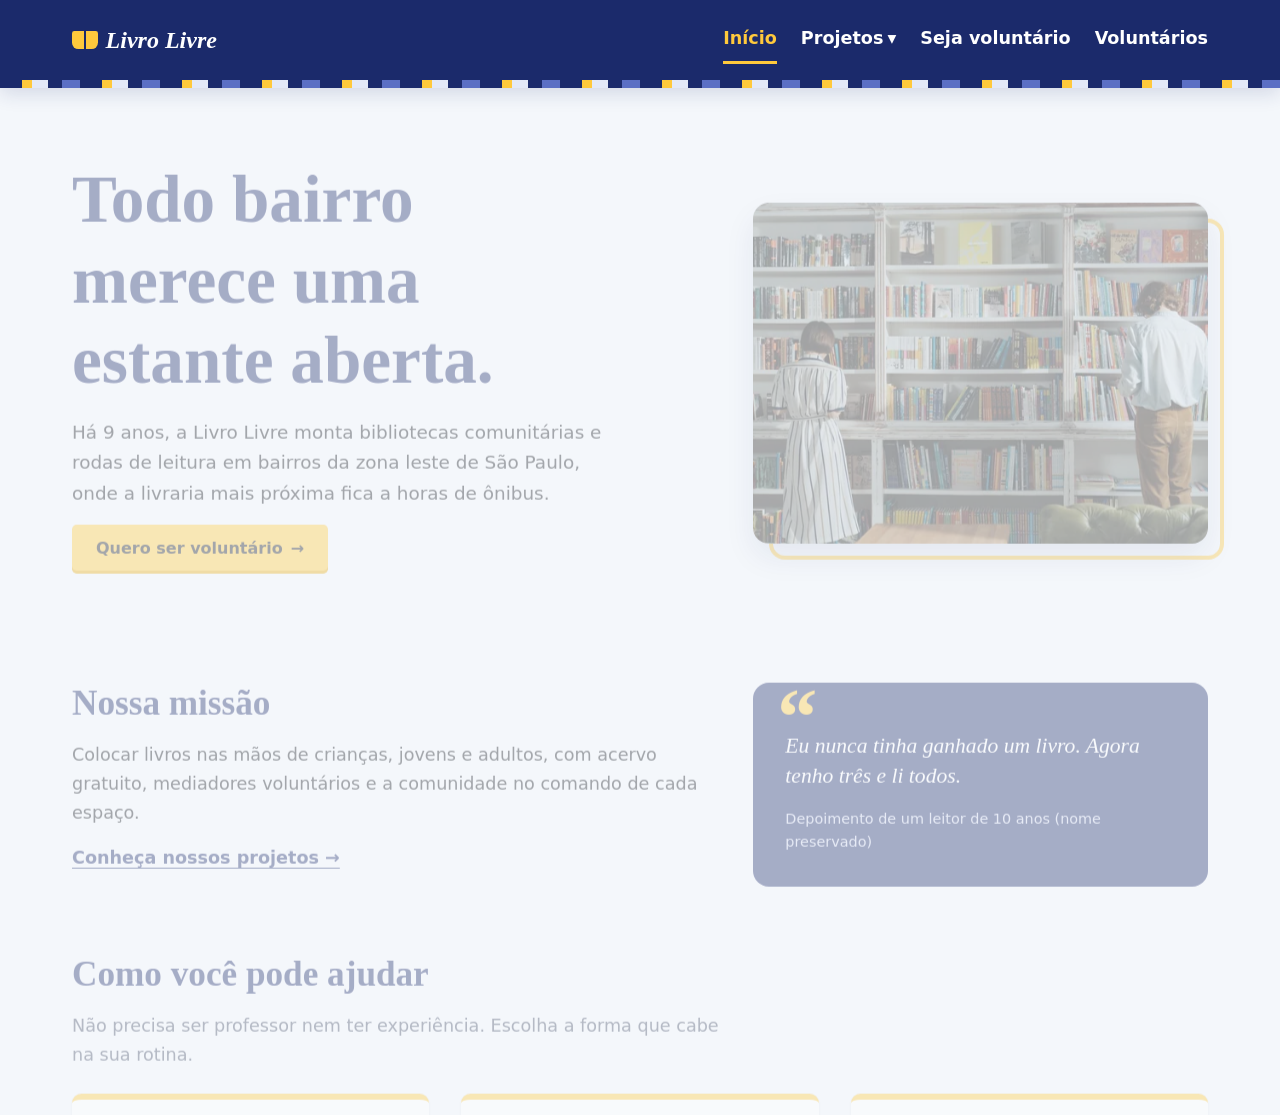
<file: index.html>
<!DOCTYPE html>
<html lang="pt-BR">
<head>
<meta charset="utf-8">
<title>Livro Livre</title>
<!-- atalho: a página principal da SPA fica em html/index.html -->
<meta http-equiv="refresh" content="0; url=html/index.html">
</head>
<body>
<p><a href="html/index.html">Abrir o site da Livro Livre</a></p>
</body>
</html>
</file>
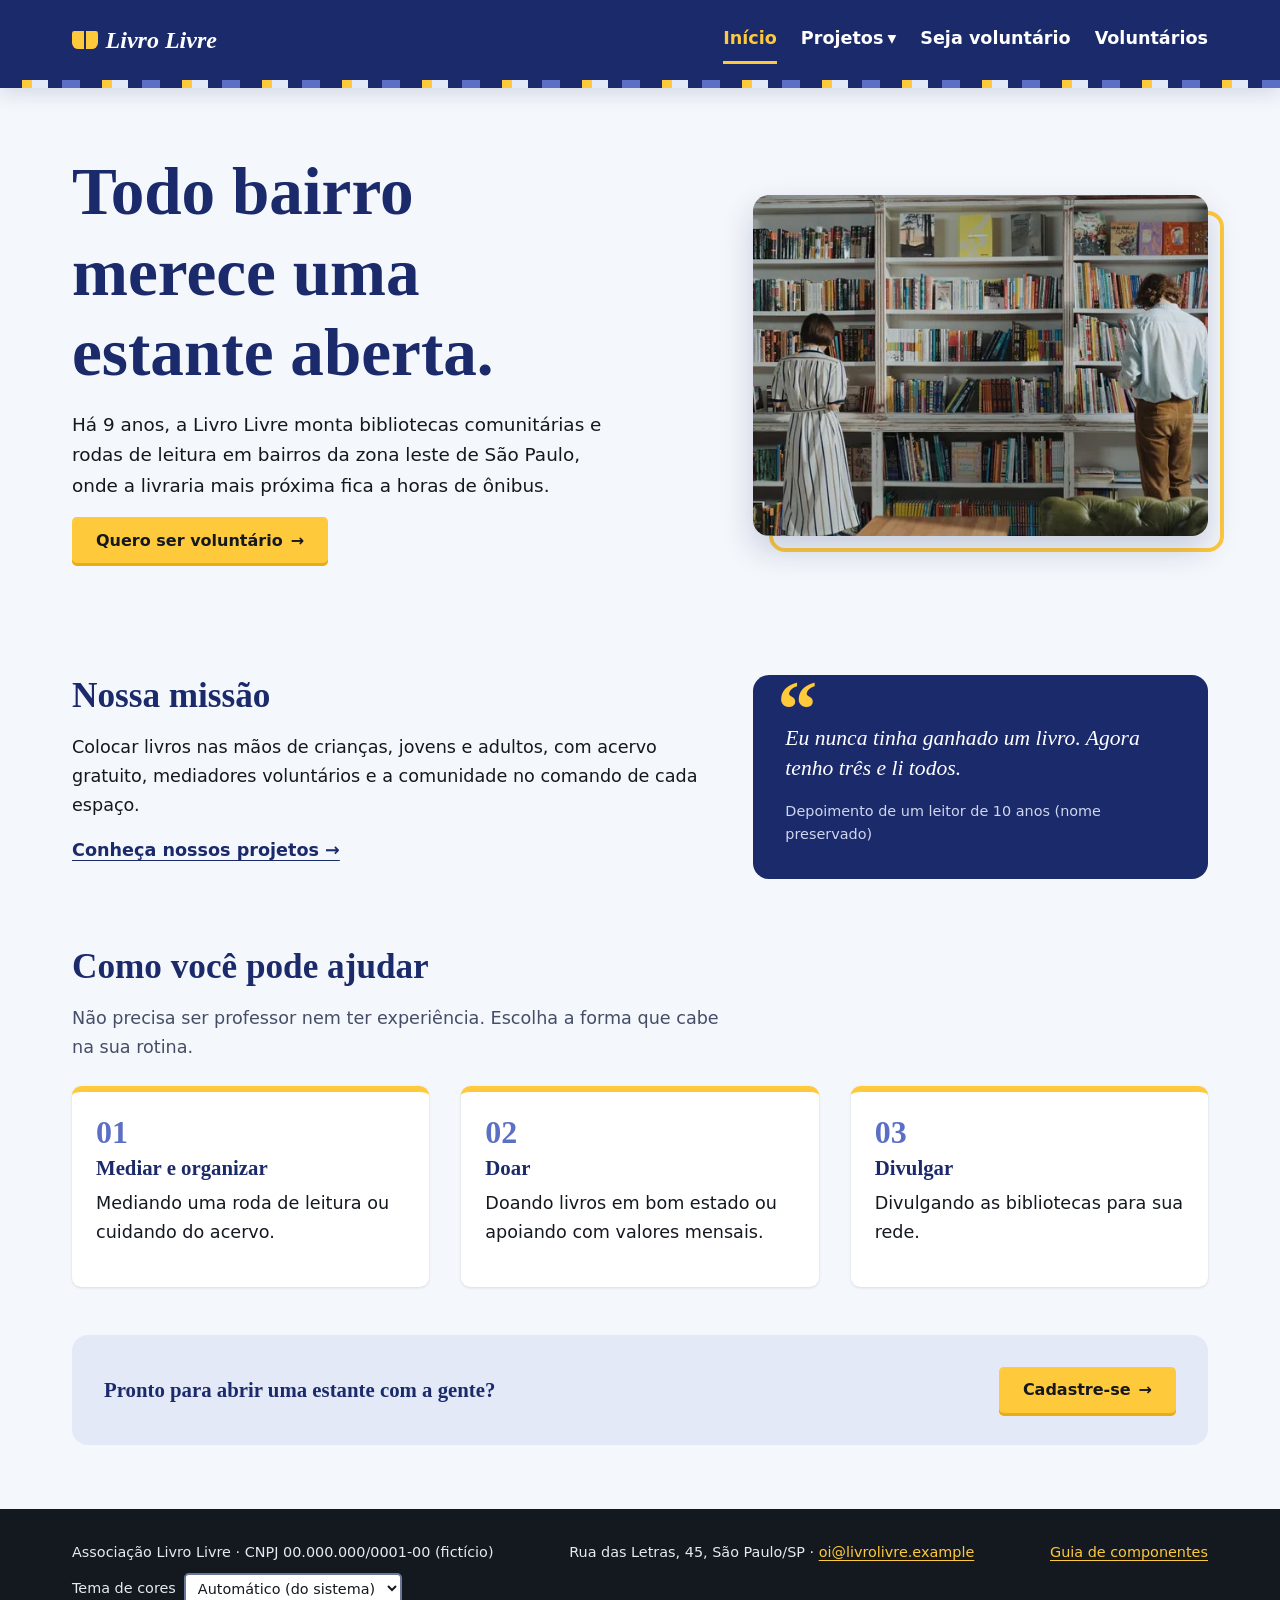
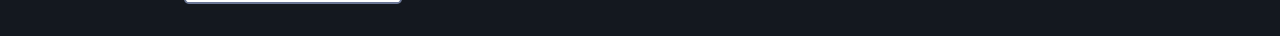
<file: html/index.html>
<!DOCTYPE html>
<html lang="pt-BR">
<head>
<meta charset="utf-8">
<meta name="viewport" content="width=device-width, initial-scale=1">
<title>Livro Livre | Bibliotecas comunitárias e incentivo à leitura</title>
<meta name="description" content="ONG que abre bibliotecas comunitárias e rodas de leitura em bairros sem acesso a livros. Seja voluntário ou doe.">
<meta name="theme-color" content="#1b2a6b">
<meta name="color-scheme" content="light dark">
<script>
  document.documentElement.classList.add('js');
  // aplica o tema salvo antes de desenhar a página (evita "piscar" o tema claro)
  try {
    var tema = JSON.parse(localStorage.getItem('livroLivre:tema'));
    if (tema && tema !== 'auto') document.documentElement.dataset.tema = tema;
  } catch (e) {}
</script>
<!-- produção: reset.css + estilo.css minificados em um arquivo só (fontes legíveis continuam na pasta css) -->
<link rel="stylesheet" href="../css/estilo.min.css">
<!-- ponto de entrada da SPA (ES Modules) -->
<script type="module" src="../js/main.js"></script>
<!-- performance: o navegador baixa todos os módulos ao mesmo tempo, em vez de um depois do outro -->
<link rel="modulepreload" href="../js/modules/router.js">
<link rel="modulepreload" href="../js/modules/ui.js">
<link rel="modulepreload" href="../js/modules/armazenamento.js">
<link rel="modulepreload" href="../js/modules/tema.js">
<link rel="modulepreload" href="../js/modules/grafico.js">
<link rel="modulepreload" href="../js/modules/templates.js">
<link rel="modulepreload" href="../js/modules/dados.js">
<link rel="modulepreload" href="../js/modules/projetos.js">
<link rel="modulepreload" href="../js/modules/formulario.js">
<link rel="modulepreload" href="../js/modules/validacao.js">
<link rel="modulepreload" href="../js/modules/voluntarios.js">
<!-- performance: começa a baixar a foto principal antes do JavaScript desenhar a página (melhora o LCP) -->
<link rel="preload" as="image" type="image/webp" fetchpriority="high"
  imagesrcset="../imagens/biblioteca-600.webp 600w, ../imagens/biblioteca.webp 1200w"
  imagesizes="(min-width: 1536px) 560px, (min-width: 768px) 40vw, 100vw">
</head>
<body>
<a class="pular" href="#conteudo">Pular para o conteúdo</a>

<header class="topo">
  <a class="marca" href="#/inicio">Livro Livre</a>
  <nav class="menu" aria-label="Principal">
    <button class="menu__botao" type="button" aria-expanded="false" aria-controls="menu-principal">Menu</button>
    <ul class="menu__lista" id="menu-principal">
      <li><a class="menu__link" href="#/inicio" data-rota="inicio">Início</a></li>
      <li class="menu__item--sub">
        <a class="menu__link" href="#/projetos" data-rota="projetos">Projetos</a>
        <ul class="submenu" aria-label="Projetos">
          <li><a class="submenu__link" href="#/projetos/biblioteca-esquina">Biblioteca de Esquina</a></li>
          <li><a class="submenu__link" href="#/projetos/roda-leitura">Roda de Leitura</a></li>
          <li><a class="submenu__link" href="#/projetos/livro-viajante">Livro Viajante</a></li>
        </ul>
      </li>
      <li><a class="menu__link" href="#/cadastro" data-rota="cadastro">Seja voluntário</a></li>
      <li><a class="menu__link" href="#/voluntarios" data-rota="voluntarios">Voluntários</a></li>
    </ul>
  </nav>
</header>

<!-- o roteador (js/modules/router.js) desenha cada "página" aqui dentro -->
<!-- avisa leitores de tela quando a "página" da SPA muda -->
<p id="anuncio-rota" class="visualmente-oculto" aria-live="polite"></p>

<main id="conteudo" tabindex="-1">
  <noscript><p class="alerta alerta--aviso"><strong class="alerta__titulo">Ative o JavaScript</strong><small class="alerta__texto">Este site precisa de JavaScript para funcionar.</small></p></noscript>
</main>

<footer class="rodape">
  <p>Associação Livro Livre &middot; CNPJ 00.000.000/0001-00 (fictício)</p>
  <p>Rua das Letras, 45, São Paulo/SP &middot; <a href="mailto:oi@livrolivre.example">oi@livrolivre.example</a></p>
  <p><a href="#/componentes">Guia de componentes</a></p>
  <p class="tema">
    <label for="seletor-tema">Tema de cores</label>
    <select id="seletor-tema">
      <option value="auto">Automático (do sistema)</option>
      <option value="claro">Claro</option>
      <option value="escuro">Escuro</option>
      <option value="alto-contraste">Alto contraste</option>
    </select>
  </p>
</footer>

<!-- modal reutilizável, preenchido pelo js/modules/ui.js -->
<dialog class="modal" id="modal" aria-labelledby="modal-titulo">
  <form class="modal__conteudo" method="dialog">
    <h2 id="modal-titulo">Título</h2>
    <p id="modal-texto">Texto</p>
    <p class="modal__acoes"><button class="btn" type="submit">Entendi</button></p>
  </form>
</dialog>
</body>
</html>
</file>
<file: css/estilo.min.css>
*,*::before,*::after{box-sizing:border-box}html{scroll-behavior:smooth;-webkit-text-size-adjust:100%}body,h1,h2,h3,p,figure,blockquote,ul,ol{margin:0}ul[class],ol[class]{padding:0}img,picture{max-width:100%;height:auto;display:block}input,button,select,textarea{font:inherit}button{cursor:pointer}[hidden]{display:none !important}:root{--cor-primaria:#1b2a6b;--cor-primaria-clara:#5b6fc4;--cor-destaque:#ffc93c;--cor-destaque-escura:#e8ad12;--cor-texto:#14181f;--cor-texto-suave:#454e66;--cor-fundo:#f4f7fb;--cor-superficie:#ffffff;--cor-superficie-suave:#e3e9f7;--cor-borda:#6b7796;--cor-erro:#a4262c;--cor-sucesso:#1e6b3a;--cor-erro-fundo:#fbe9ea;--cor-sucesso-fundo:#e6f4ea;--cor-aviso:#7a5600;--cor-aviso-fundo:#fff4d6;--cor-info-fundo:#e3e9f7;--cor-marca-fundo:#1b2a6b;--cor-rodape-fundo:#14181f;--cor-sobre-cor:#fff;--cor-sobre-destaque:#14181f;--cor-campo-erro-fundo:#fff6f6;--cor-placeholder:#6b7590;--largura-foco:3px;color-scheme:light;--fonte-texto:system-ui,-apple-system,"Segoe UI",Roboto,sans-serif;--fonte-titulo:Georgia,"Times New Roman",serif;--texto-p:.9rem;--texto-m:1.05rem;--texto-g:1.3rem;--texto-gg:clamp(1.6rem,4vw,2.2rem);--texto-hero:clamp(2.2rem,7vw,4.2rem);--altura-linha:1.65;--esp-1:.25rem;--esp-2:.5rem;--esp-3:1rem;--esp-4:1.5rem;--esp-5:2rem;--esp-6:3rem;--esp-7:4rem;--raio-p:.3rem;--raio-m:.6rem;--raio-g:1rem;--sombra-p:0 1px 3px rgb(20 24 31 / .12);--sombra-m:0 6px 18px rgb(27 42 107 / .14);--sombra-g:0 14px 32px rgb(27 42 107 / .2);--largura-max:68rem;--colunas:12;--gap-grid:var(--esp-4);--gutter:clamp(1rem,5vw,2.5rem);--transicao:.2s ease}:root[data-tema="escuro"]{--cor-primaria:#a8b6ff;--cor-primaria-clara:#8b9cf0;--cor-destaque:#ffc93c;--cor-destaque-escura:#c99208;--cor-texto:#e9edf5;--cor-texto-suave:#b3bcd1;--cor-fundo:#11141b;--cor-superficie:#1a1f2b;--cor-superficie-suave:#262d42;--cor-borda:#8792ad;--cor-erro:#ff8f95;--cor-sucesso:#74d69a;--cor-aviso:#ffd36b;--cor-erro-fundo:#3a1a1e;--cor-sucesso-fundo:#13301f;--cor-aviso-fundo:#352a0c;--cor-info-fundo:#1f2740;--cor-marca-fundo:#141f55;--cor-rodape-fundo:#090b10;--cor-sobre-cor:#11141b;--cor-campo-erro-fundo:#2c1719;--cor-placeholder:#8f99b3;--sombra-p:0 1px 3px rgb(0 0 0 / .5);--sombra-m:0 6px 18px rgb(0 0 0 / .45);--sombra-g:0 14px 32px rgb(0 0 0 / .55);color-scheme:dark}@media (prefers-color-scheme:dark){:root:not([data-tema]){--cor-primaria:#a8b6ff;--cor-primaria-clara:#8b9cf0;--cor-destaque:#ffc93c;--cor-destaque-escura:#c99208;--cor-texto:#e9edf5;--cor-texto-suave:#b3bcd1;--cor-fundo:#11141b;--cor-superficie:#1a1f2b;--cor-superficie-suave:#262d42;--cor-borda:#8792ad;--cor-erro:#ff8f95;--cor-sucesso:#74d69a;--cor-aviso:#ffd36b;--cor-erro-fundo:#3a1a1e;--cor-sucesso-fundo:#13301f;--cor-aviso-fundo:#352a0c;--cor-info-fundo:#1f2740;--cor-marca-fundo:#141f55;--cor-rodape-fundo:#090b10;--cor-sobre-cor:#11141b;--cor-campo-erro-fundo:#2c1719;--cor-placeholder:#8f99b3;--sombra-p:0 1px 3px rgb(0 0 0 / .5);--sombra-m:0 6px 18px rgb(0 0 0 / .45);--sombra-g:0 14px 32px rgb(0 0 0 / .55);color-scheme:dark}}:root[data-tema="alto-contraste"]{--cor-primaria:#ffee00;--cor-primaria-clara:#ffffff;--cor-destaque:#ffee00;--cor-destaque-escura:#ffffff;--cor-texto:#ffffff;--cor-texto-suave:#ffffff;--cor-fundo:#000000;--cor-superficie:#000000;--cor-superficie-suave:#1f1f1f;--cor-borda:#ffffff;--cor-erro:#ff8080;--cor-sucesso:#66ff8c;--cor-aviso:#ffee00;--cor-erro-fundo:#000000;--cor-sucesso-fundo:#000000;--cor-aviso-fundo:#000000;--cor-info-fundo:#000000;--cor-marca-fundo:#000000;--cor-rodape-fundo:#000000;--cor-sobre-cor:#000000;--cor-sobre-destaque:#000000;--cor-campo-erro-fundo:#000000;--cor-placeholder:#cccccc;--sombra-p:none;--sombra-m:none;--sombra-g:none;--largura-foco:4px;color-scheme:dark}@media (prefers-contrast:more){:root:not([data-tema]){--cor-primaria:#ffee00;--cor-primaria-clara:#ffffff;--cor-destaque:#ffee00;--cor-destaque-escura:#ffffff;--cor-texto:#ffffff;--cor-texto-suave:#ffffff;--cor-fundo:#000000;--cor-superficie:#000000;--cor-superficie-suave:#1f1f1f;--cor-borda:#ffffff;--cor-erro:#ff8080;--cor-sucesso:#66ff8c;--cor-aviso:#ffee00;--cor-erro-fundo:#000000;--cor-sucesso-fundo:#000000;--cor-aviso-fundo:#000000;--cor-info-fundo:#000000;--cor-marca-fundo:#000000;--cor-rodape-fundo:#000000;--cor-sobre-cor:#000000;--cor-sobre-destaque:#000000;--cor-campo-erro-fundo:#000000;--cor-placeholder:#cccccc;--sombra-p:none;--sombra-m:none;--sombra-g:none;--largura-foco:4px;color-scheme:dark}}:root[data-tema="alto-contraste"] a{text-decoration-thickness:2px}:root[data-tema="alto-contraste"] :is(.card,.form,.alerta,.opcao,.filtro,.campo input,.campo select,.campo textarea,.numeros__item,.depoimento,.toast,.modal,.submenu){border-width:2px;border-style:solid}:root[data-tema="alto-contraste"] .filtro[aria-pressed="true"]{background:var(--cor-destaque);color:#000}:root[data-tema="alto-contraste"] .topo{border-bottom:2px solid var(--cor-borda)}@media (prefers-contrast:more){:root:not([data-tema]) a{text-decoration-thickness:2px}:root:not([data-tema]) :is(.card,.form,.alerta,.opcao,.filtro,.campo input,.campo select,.campo textarea,.numeros__item,.depoimento,.toast,.modal,.submenu){border-width:2px;border-style:solid}:root:not([data-tema]) .filtro[aria-pressed="true"]{background:var(--cor-destaque);color:#000}}.tema{display:inline-flex;align-items:center;gap:var(--esp-2)}.tema select{font:inherit;color:var(--cor-texto);background:var(--cor-superficie);border:2px solid var(--cor-borda);border-radius:var(--raio-p);padding:.3rem .5rem}body{margin:0;min-height:100vh;display:flex;flex-direction:column;font:var(--texto-m) / var(--altura-linha) var(--fonte-texto);color:var(--cor-texto);background:var(--cor-fundo)}h1,h2,h3{font-family:var(--fonte-titulo);line-height:1.2;color:var(--cor-primaria);margin:0 0 var(--esp-3);text-wrap:balance}h1{font-size:var(--texto-gg)}h2{font-size:var(--texto-gg)}h3{font-size:var(--texto-g)}p{margin:0 0 var(--esp-3)}a{color:var(--cor-primaria);text-underline-offset:.2em}a:hover{text-decoration-thickness:2px}:focus-visible{outline:var(--largura-foco) solid var(--cor-destaque);outline-offset:3px;border-radius:var(--raio-p)}.topo{position:sticky;top:0;z-index:10;background:var(--cor-marca-fundo);color:#fff;box-shadow:var(--sombra-m);padding:var(--esp-3) max(var(--gutter),(100% - var(--largura-max)) / 2 + var(--gutter)) calc(var(--esp-3) + .5rem);display:flex;flex-wrap:wrap;align-items:center;justify-content:space-between;gap:var(--esp-3)}.topo::after{content:"";position:absolute;left:0;right:0;bottom:0;height:.5rem;background:repeating-linear-gradient(90deg,var(--cor-primaria) 0 1.4rem,var(--cor-destaque) 1.4rem 2rem,var(--cor-superficie-suave) 2rem 3rem,var(--cor-primaria) 3rem 3.9rem,var(--cor-primaria-clara) 3.9rem 5rem)}.marca{font:italic 700 1.5rem var(--fonte-titulo);color:#fff;text-decoration:none;display:inline-flex;align-items:center;gap:var(--esp-2)}.marca::before{content:"";width:1.6rem;height:1.1rem;background:linear-gradient(90deg,var(--cor-destaque) 0 46%,transparent 46% 54%,var(--cor-destaque) 54%);border-radius:.15rem .15rem .4rem .4rem}main{flex:1;min-height:100vh;width:100%;max-width:var(--largura-max);margin:0 auto;padding:var(--esp-5) var(--gutter) var(--esp-7)}.secao{margin-top:var(--esp-7)}.secao__intro{max-width:60ch;color:var(--cor-texto-suave)}.grade-12{display:grid;grid-template-columns:repeat(var(--colunas),minmax(0,1fr));gap:var(--gap-grid)}.grade-12 > *{grid-column:span 12;min-width:0}.rodape{background:var(--cor-rodape-fundo);color:#e6e9f0;font-size:var(--texto-p);padding:var(--esp-5) max(var(--gutter),(100% - var(--largura-max)) / 2 + var(--gutter));display:flex;flex-wrap:wrap;justify-content:space-between;gap:var(--esp-2) var(--esp-5)}.rodape p{margin:0}.rodape a{color:var(--cor-destaque)}.btn{display:inline-flex;align-items:center;gap:var(--esp-2);background:var(--cor-destaque);color:var(--cor-sobre-destaque);font:700 1rem var(--fonte-texto);padding:.85rem 1.5rem;border:0;border-radius:var(--raio-p);text-decoration:none;cursor:pointer;box-shadow:0 3px 0 var(--cor-destaque-escura);transition:transform var(--transicao),box-shadow var(--transicao),background var(--transicao)}.btn::after{content:"→";transition:transform var(--transicao)}.btn:hover{background:#ffd35f;transform:translateY(-2px);box-shadow:0 5px 0 var(--cor-destaque-escura)}.btn:hover::after{transform:translateX(3px)}.btn:active{transform:translateY(1px);box-shadow:0 1px 0 var(--cor-destaque-escura)}.btn:focus-visible{outline:3px solid var(--cor-primaria);outline-offset:3px}.btn:disabled,.btn[aria-disabled="true"]{background:#d5dae6;color:#5b6275;box-shadow:none;transform:none;cursor:not-allowed;opacity:.75}.btn:disabled::after{content:none}.link-seta{font-weight:700}.link-seta::after{content:" →"}.menu__botao{display:none;align-items:center;gap:var(--esp-2);background:transparent;color:#fff;border:2px solid rgb(255 255 255 / .5);border-radius:var(--raio-p);padding:.45rem .8rem;font:600 1rem var(--fonte-texto);cursor:pointer}.menu__botao::before{content:"";width:1.2rem;height:14px;background:linear-gradient(currentColor 0 2px,transparent 2px 6px,currentColor 6px 8px,transparent 8px 12px,currentColor 12px 14px)}.menu__botao[aria-expanded="true"]::before{content:"✕";height:auto;background:none;font-size:1.1rem;line-height:1;text-align:center}.menu__lista{display:flex;flex-wrap:wrap;gap:var(--esp-1) var(--esp-4);list-style:none;margin:0;padding:0}.menu__link{display:block;color:#fff;text-decoration:none;font-weight:600;padding:var(--esp-2) 0;border-bottom:3px solid transparent;transition:border-color var(--transicao),color var(--transicao)}.menu__item--sub{position:relative}.menu__item--sub > .menu__link::after{content:"▾";display:inline-block;margin-left:var(--esp-1);transition:transform var(--transicao)}.menu__item--sub:hover > .menu__link::after,.menu__item--sub:focus-within > .menu__link::after{transform:rotate(180deg)}.submenu{position:absolute;top:100%;left:0;z-index:20;min-width:15rem;list-style:none;margin:0;padding:var(--esp-2) 0;background:var(--cor-superficie);border-top:4px solid var(--cor-destaque);border-radius:0 0 var(--raio-m) var(--raio-m);box-shadow:var(--sombra-g);opacity:0;visibility:hidden;transform:translateY(-.5rem);transition:opacity var(--transicao),transform var(--transicao),visibility var(--transicao)}.menu__item--sub:hover > .submenu,.menu__item--sub:focus-within > .submenu{opacity:1;visibility:visible;transform:translateY(0)}.submenu__link{display:block;padding:var(--esp-2) var(--esp-3);color:var(--cor-primaria);text-decoration:none;font-weight:600;white-space:nowrap;transition:background var(--transicao),padding-left var(--transicao)}.submenu__link:hover,.submenu__link:focus-visible{background:var(--cor-superficie-suave);padding-left:var(--esp-4)}.menu__link:hover{border-bottom-color:rgb(255 201 60 / .6)}.menu__link[aria-current="page"]{border-bottom-color:var(--cor-destaque);color:var(--cor-destaque)}.hero{align-items:center;padding:var(--esp-4) 0}.hero__titulo{font-size:var(--texto-hero);max-width:14ch}.hero__texto{max-width:55ch;font-size:1.15rem}.hero__figura{margin:0;position:relative}.hero__figura picture{display:block}.hero__figura img{width:100%;aspect-ratio:4 / 3;object-fit:cover;border-radius:var(--raio-g);box-shadow:var(--sombra-g)}.hero__figura::before{content:"";position:absolute;inset:var(--esp-3) calc(var(--esp-3) * -1) calc(var(--esp-3) * -1) var(--esp-3);border:4px solid var(--cor-destaque);border-radius:var(--raio-g);z-index:-1}.missao{align-items:start;row-gap:0}.missao > .depoimento{margin-top:var(--esp-4)}.depoimento{margin:0;background:var(--cor-marca-fundo);color:#fff;padding:var(--esp-5);border-radius:var(--raio-g);position:relative}.depoimento::before{content:"“";position:absolute;top:-.4rem;left:var(--esp-4);font:700 5rem/1 var(--fonte-titulo);color:var(--cor-destaque)}.depoimento blockquote{margin:var(--esp-3) 0;font:italic 1.35rem/1.4 var(--fonte-titulo)}.depoimento figcaption{font-size:var(--texto-p);color:#cfd6ee}.cards{list-style:none;padding:0;margin:var(--esp-4) 0}.card{background:var(--cor-superficie);border-radius:var(--raio-m);padding:var(--esp-4);box-shadow:var(--sombra-p);border-top:6px solid var(--cor-primaria);display:flex;flex-direction:column;transition:transform var(--transicao),box-shadow var(--transicao)}.card:hover{transform:translateY(-4px);box-shadow:var(--sombra-m)}.card__titulo{margin-bottom:var(--esp-2)}.card__texto{flex:1}.card__info{margin:var(--esp-3) 0 0;padding-top:var(--esp-3);border-top:1px dashed var(--cor-borda);font-size:var(--texto-p);color:var(--cor-texto-suave)}.card__etiqueta{margin:0 0 var(--esp-3);align-self:flex-start;display:flex;flex-wrap:wrap;gap:var(--esp-2)}.card--destaque{border-top-color:var(--cor-destaque)}.vias{counter-reset:via}.vias .card{counter-increment:via;border-top-color:var(--cor-destaque)}.vias .card::before{content:counter(via,decimal-leading-zero);font:700 2rem/1 var(--fonte-titulo);color:var(--cor-primaria-clara);margin-bottom:var(--esp-2)}.numeros{list-style:none;padding:0;margin:var(--esp-4) 0}.numeros__item{background:var(--cor-marca-fundo);color:#fff;border-radius:var(--raio-m);padding:var(--esp-4);display:flex;flex-direction:column;gap:var(--esp-1)}.numeros__valor{font:700 2.4rem/1 var(--fonte-titulo);color:var(--cor-destaque)}.numeros__rotulo{font-size:var(--texto-p);color:#cfd6ee}.chamada{margin-top:var(--esp-6);background:var(--cor-superficie-suave);border-radius:var(--raio-g);padding:var(--esp-5);display:flex;flex-wrap:wrap;align-items:center;justify-content:space-between;gap:var(--esp-3)}.chamada p{margin:0;font:700 var(--texto-g) var(--fonte-titulo);color:var(--cor-primaria)}.form{background:var(--cor-superficie);border-radius:var(--raio-g);box-shadow:var(--sombra-p);padding:var(--esp-4)}.form__grupo{border:0;border-top:2px solid var(--cor-superficie-suave);margin:0;padding:var(--esp-4) 0;--gap-grid:var(--esp-3);min-width:0}.form__grupo:first-of-type{border-top:0;padding-top:0}.form__grupo > legend{font:700 var(--texto-g) var(--fonte-titulo);color:var(--cor-primaria);padding:0;margin-bottom:var(--esp-3)}.campo{display:flex;flex-direction:column;gap:var(--esp-1);min-width:0;margin:0}.campo label,.campo__rotulo{font-weight:600}.obrigatorio{color:var(--cor-erro);text-decoration:none;cursor:help}.campo input,.campo select,.campo textarea{width:100%;padding:.7rem .8rem;font:inherit;color:var(--cor-texto);background:var(--cor-superficie);border:2px solid var(--cor-borda);border-radius:var(--raio-p);transition:border-color var(--transicao),box-shadow var(--transicao)}.campo textarea{resize:vertical;min-height:7rem}.campo input:hover,.campo select:hover,.campo textarea:hover{border-color:var(--cor-primaria)}.campo input:focus,.campo select:focus,.campo textarea:focus{outline:none;border-color:var(--cor-primaria);box-shadow:0 0 0 4px rgb(255 201 60 / .6)}.campo input::placeholder{color:var(--cor-placeholder)}.campo--invalido input,.campo--invalido select,.campo--invalido textarea{border-color:var(--cor-erro);background:var(--cor-campo-erro-fundo)}.campo--valido input,.campo--valido select{border-color:var(--cor-sucesso)}.campo__erro{display:none;font-size:var(--texto-p);color:var(--cor-erro);font-weight:600}.campo__erro::before{content:"⚠ "}.campo--invalido .campo__erro{display:block}.campo--invalido .opcao{border-color:var(--cor-erro)}.opcoes .campo__erro{flex-basis:100%}.campo__ajuda{display:block;font-size:var(--texto-p);color:var(--cor-texto-suave);margin:0}.opcoes{border:0;padding:0;margin:0;min-width:0;display:flex;flex-wrap:wrap;gap:var(--esp-2)}.opcoes > legend{font-weight:600;padding:0;margin-bottom:var(--esp-2)}.opcao{display:inline-flex;align-items:center;gap:var(--esp-2);padding:.6rem 1rem;border:2px solid var(--cor-borda);border-radius:999px;cursor:pointer;font-weight:500;transition:background var(--transicao),border-color var(--transicao)}.opcao:hover{border-color:var(--cor-primaria)}.opcao:has(input:checked){background:var(--cor-superficie-suave);border-color:var(--cor-primaria);font-weight:700}.opcao:has(input:focus-visible){outline:3px solid var(--cor-destaque);outline-offset:2px}.opcao input,.aceite input{accent-color:var(--cor-primaria);width:1.15rem;height:1.15rem;margin:0}.aceite{position:relative;display:block;background:var(--cor-fundo);border-radius:var(--raio-m);padding:var(--esp-3) var(--esp-3) var(--esp-3) calc(var(--esp-3) * 2 + 1.15rem);margin:var(--esp-2) 0 var(--esp-4);cursor:pointer}.aceite input{position:absolute;left:var(--esp-3);top:calc(var(--esp-3) + .3rem)}.form__acoes{margin:0;display:flex;flex-wrap:wrap;align-items:center;gap:var(--esp-3)}.form__acoes .campo__ajuda{flex:1;min-width:12rem}.badge{display:inline-flex;align-items:center;gap:var(--esp-1);font-size:.78rem;font-weight:700;letter-spacing:.04em;text-transform:uppercase;line-height:1;padding:.35rem .65rem;border-radius:999px;border:1px solid transparent;background:var(--cor-info-fundo);color:var(--cor-primaria)}.badge--sucesso{background:var(--cor-sucesso-fundo);color:var(--cor-sucesso);border-color:rgb(30 107 58 / .3)}.badge--aviso{background:var(--cor-aviso-fundo);color:var(--cor-aviso);border-color:rgb(232 173 18 / .5)}.badge--erro{background:var(--cor-erro-fundo);color:var(--cor-erro);border-color:rgb(164 38 44 / .3)}.badge--destaque{background:var(--cor-destaque);color:var(--cor-sobre-destaque)}.badge--sucesso::before,.badge--aviso::before,.badge--erro::before{content:"";width:.5rem;height:.5rem;border-radius:50%;background:currentColor}.alerta{display:grid;grid-template-columns:auto 1fr;gap:0 var(--esp-3);align-items:start;margin:0 0 var(--esp-4);padding:var(--esp-3) var(--esp-4);border-left:6px solid var(--cor-primaria);border-radius:var(--raio-m);background:var(--cor-info-fundo);color:var(--cor-texto);animation:aparecer .3s ease-out}.alerta::before{content:"i";grid-row:span 2;width:1.6rem;height:1.6rem;display:grid;place-items:center;border-radius:50%;font:700 1rem var(--fonte-titulo);color:var(--cor-sobre-cor);background:var(--cor-primaria)}.alerta__titulo{margin:0;font-weight:700}.alerta__texto{margin:0;font-size:var(--texto-p)}.alerta[hidden]{display:none}.alerta--sucesso{background:var(--cor-sucesso-fundo);border-left-color:var(--cor-sucesso)}.alerta--sucesso::before{content:"✓";background:var(--cor-sucesso)}.alerta--aviso{background:var(--cor-aviso-fundo);border-left-color:var(--cor-destaque-escura)}.alerta--aviso::before{content:"!";background:var(--cor-aviso)}.alerta--erro{background:var(--cor-erro-fundo);border-left-color:var(--cor-erro)}.alerta--erro::before{content:"✕";background:var(--cor-erro)}.toast{position:fixed;right:var(--esp-3);bottom:var(--esp-3);left:auto;z-index:50;max-width:min(24rem,calc(100vw - 2 * var(--esp-3)));display:flex;align-items:center;gap:var(--esp-3);padding:var(--esp-3) var(--esp-4);border-radius:var(--raio-m);background:var(--cor-rodape-fundo);color:#fff;box-shadow:var(--sombra-g);border-left:6px solid var(--cor-destaque);opacity:0;visibility:hidden;transform:translateY(1rem);transition:opacity .3s ease,transform .3s ease,visibility .3s}.toast.visivel{opacity:1;visibility:visible;transform:translateY(0)}.toast--sucesso{border-left-color:#4caf6e}.toast--erro{border-left-color:#e5737a}.toast__texto{margin:0;flex:1}.toast__fechar{background:none;border:0;color:#cfd6ee;font-size:1.2rem;line-height:1;cursor:pointer;padding:var(--esp-1)}.toast__fechar:hover{color:#fff}.modal{width:min(28rem,calc(100vw - 2rem));padding:0;border:0;border-top:6px solid var(--cor-destaque);border-radius:var(--raio-g);box-shadow:var(--sombra-g);color:var(--cor-texto)}.modal[open]{animation:aparecer .25s ease-out}.modal::backdrop{background:rgb(20 24 31 / .6);backdrop-filter:blur(2px)}.modal__conteudo{padding:var(--esp-5);text-align:center}.modal__conteudo::before{content:"✓";display:grid;place-items:center;width:3.5rem;height:3.5rem;margin:0 auto var(--esp-3);border-radius:50%;font-size:1.8rem;color:var(--cor-sucesso);background:var(--cor-sucesso-fundo)}.modal__acoes{display:flex;justify-content:center;gap:var(--esp-3);margin-top:var(--esp-4)}.btn--secundario{background:transparent;color:var(--cor-primaria);box-shadow:inset 0 0 0 2px var(--cor-primaria)}.btn--secundario::after{content:none}.btn--secundario:hover{background:var(--cor-superficie-suave);box-shadow:inset 0 0 0 2px var(--cor-primaria)}.btn--secundario:active{box-shadow:inset 0 0 0 2px var(--cor-primaria)}@keyframes aparecer{from{opacity:0;transform:translateY(-.5rem)}to{opacity:1;transform:none}}.guia__bloco{background:var(--cor-superficie);border-radius:var(--raio-g);box-shadow:var(--sombra-p);padding:var(--esp-4);margin-top:var(--esp-4)}.guia__linha{display:flex;flex-wrap:wrap;align-items:center;gap:var(--esp-3);margin:0}.guia__nota{font-size:var(--texto-p);color:var(--cor-texto-suave)}.pagina{animation:entrar .35s ease-out}@keyframes entrar{from{opacity:0;transform:translateY(.75rem)}to{opacity:1;transform:none}}main:focus{outline:none}.pagina h1:focus{outline:none}.card--foco{box-shadow:0 0 0 4px var(--cor-destaque),var(--sombra-m)}.filtros{display:flex;flex-wrap:wrap;gap:var(--esp-2);margin:var(--esp-4) 0 0}.filtro{font:600 var(--texto-p) var(--fonte-texto);padding:.45rem 1rem;border-radius:999px;border:2px solid var(--cor-borda);background:var(--cor-superficie);color:var(--cor-texto);cursor:pointer;transition:background var(--transicao),border-color var(--transicao)}.filtro:hover{border-color:var(--cor-primaria)}.filtro[aria-pressed="true"]{background:var(--cor-marca-fundo);border-color:var(--cor-primaria);color:#fff}.lista-topo{display:flex;flex-wrap:wrap;align-items:center;justify-content:space-between;gap:var(--esp-3);margin-bottom:var(--esp-4)}.voluntario__dados{list-style:none;padding:0;margin:var(--esp-2) 0 0;font-size:var(--texto-p);color:var(--cor-texto-suave)}.voluntario__dados li{margin-bottom:var(--esp-1)}.voluntario__acoes{margin:var(--esp-3) 0 0;padding-top:var(--esp-3);border-top:1px dashed var(--cor-borda)}.btn--perigo{background:transparent;color:var(--cor-erro);box-shadow:inset 0 0 0 2px var(--cor-erro);padding:.5rem 1rem;font-size:var(--texto-p)}.btn--perigo::after{content:none}.btn--perigo:hover{background:var(--cor-erro-fundo);box-shadow:inset 0 0 0 2px var(--cor-erro)}.btn--perigo:active{box-shadow:inset 0 0 0 2px var(--cor-erro)}.btn--perigo:focus-visible{outline-color:var(--cor-erro)}.rascunho-aviso{margin:0 0 var(--esp-4)}.pular{position:absolute;left:var(--esp-3);top:-4rem;z-index:100;background:var(--cor-destaque);color:var(--cor-sobre-destaque);font-weight:700;padding:var(--esp-2) var(--esp-3);border-radius:var(--raio-p);transition:top var(--transicao)}.pular:focus{top:var(--esp-3)}.visualmente-oculto{position:absolute !important;width:1px;height:1px;overflow:hidden;clip:rect(0 0 0 0);white-space:nowrap}@media (max-width:767.98px){.js .menu__botao{display:inline-flex}.js .menu__lista{position:absolute;top:100%;left:0;right:0;flex-direction:column;gap:0;display:none;background:var(--cor-marca-fundo);padding:0 var(--gutter) var(--esp-3);box-shadow:var(--sombra-g)}.js .menu__lista.aberto{display:flex;animation:descer .2s ease-out}.js .menu__link{padding:var(--esp-3) 0;border-bottom:1px solid rgb(255 255 255 / .15)}.js .menu__link[aria-current="page"]{border-bottom-color:var(--cor-destaque)}.js .menu__item--sub > .menu__link::after{display:none}.js .submenu{position:static;opacity:1;visibility:visible;transform:none;min-width:0;background:transparent;border:0;box-shadow:none;padding:0 0 var(--esp-2) var(--esp-4)}.js .submenu__link{color:#cfd6ee;font-weight:500;padding:var(--esp-2) 0}.js .submenu__link:hover,.js .submenu__link:focus-visible{background:none;padding-left:var(--esp-2);color:#fff}.hero__figura::before{display:none}}@keyframes descer{from{opacity:0;transform:translateY(-.5rem)}to{opacity:1;transform:none}}@media (min-width:480px){.numeros > *{grid-column:span 6}.numeros > :last-child:nth-of-type(odd){grid-column:span 12}.form{padding:var(--esp-5)}}@media (min-width:768px){.hero__conteudo{grid-column:span 7}.hero__figura{grid-column:span 5}.missao > *{grid-column:span 7}.missao > .depoimento{grid-column:8 / span 5;grid-row:1 / span 3;margin-top:0}.cards > *{grid-column:span 6}.cards > :last-child:nth-of-type(odd){grid-column:span 12}.numeros > *,.numeros > :last-child:nth-of-type(odd){grid-column:span 4}.form__grupo--2col > .campo{grid-column:span 6}.form__grupo--2col > .campo--inteiro{grid-column:span 12}.form__grupo > .campo--curto{grid-column:span 3}.form__grupo > .campo--medio{grid-column:span 6}}@media (min-width:1024px){:root{--gap-grid:var(--esp-5)}.hero{padding:var(--esp-5) 0}.cards > *,.cards > :last-child:nth-of-type(odd){grid-column:span 4}.form-layout__aside{grid-column:span 4;position:sticky;top:7rem;align-self:start}.form-layout > .form{grid-column:span 8}}@media (min-width:1280px){:root{--texto-m:1.1rem;--largura-max:76rem}.hero__conteudo{grid-column:span 6}.hero__figura{grid-column:8 / span 5}}@media (min-width:1536px){:root{--largura-max:88rem;--gap-grid:var(--esp-6)}.form-layout__aside{grid-column:2 / span 3}.form-layout > .form{grid-column:6 / span 6}}@media (prefers-reduced-motion:reduce){*,*::before,*::after{animation:none !important;transition:none !important;scroll-behavior:auto !important}}@media (forced-colors:active){.btn,.opcao,.card{border:2px solid ButtonText}}@media print{.topo,.rodape,.btn,.menu__botao{display:none}body{background:#fff}}#lista-voluntarios .card__titulo{font-size:var(--texto-g)}.grafico{margin:var(--esp-4) 0 0}.grafico figcaption{margin-top:var(--esp-2)}
</file>
